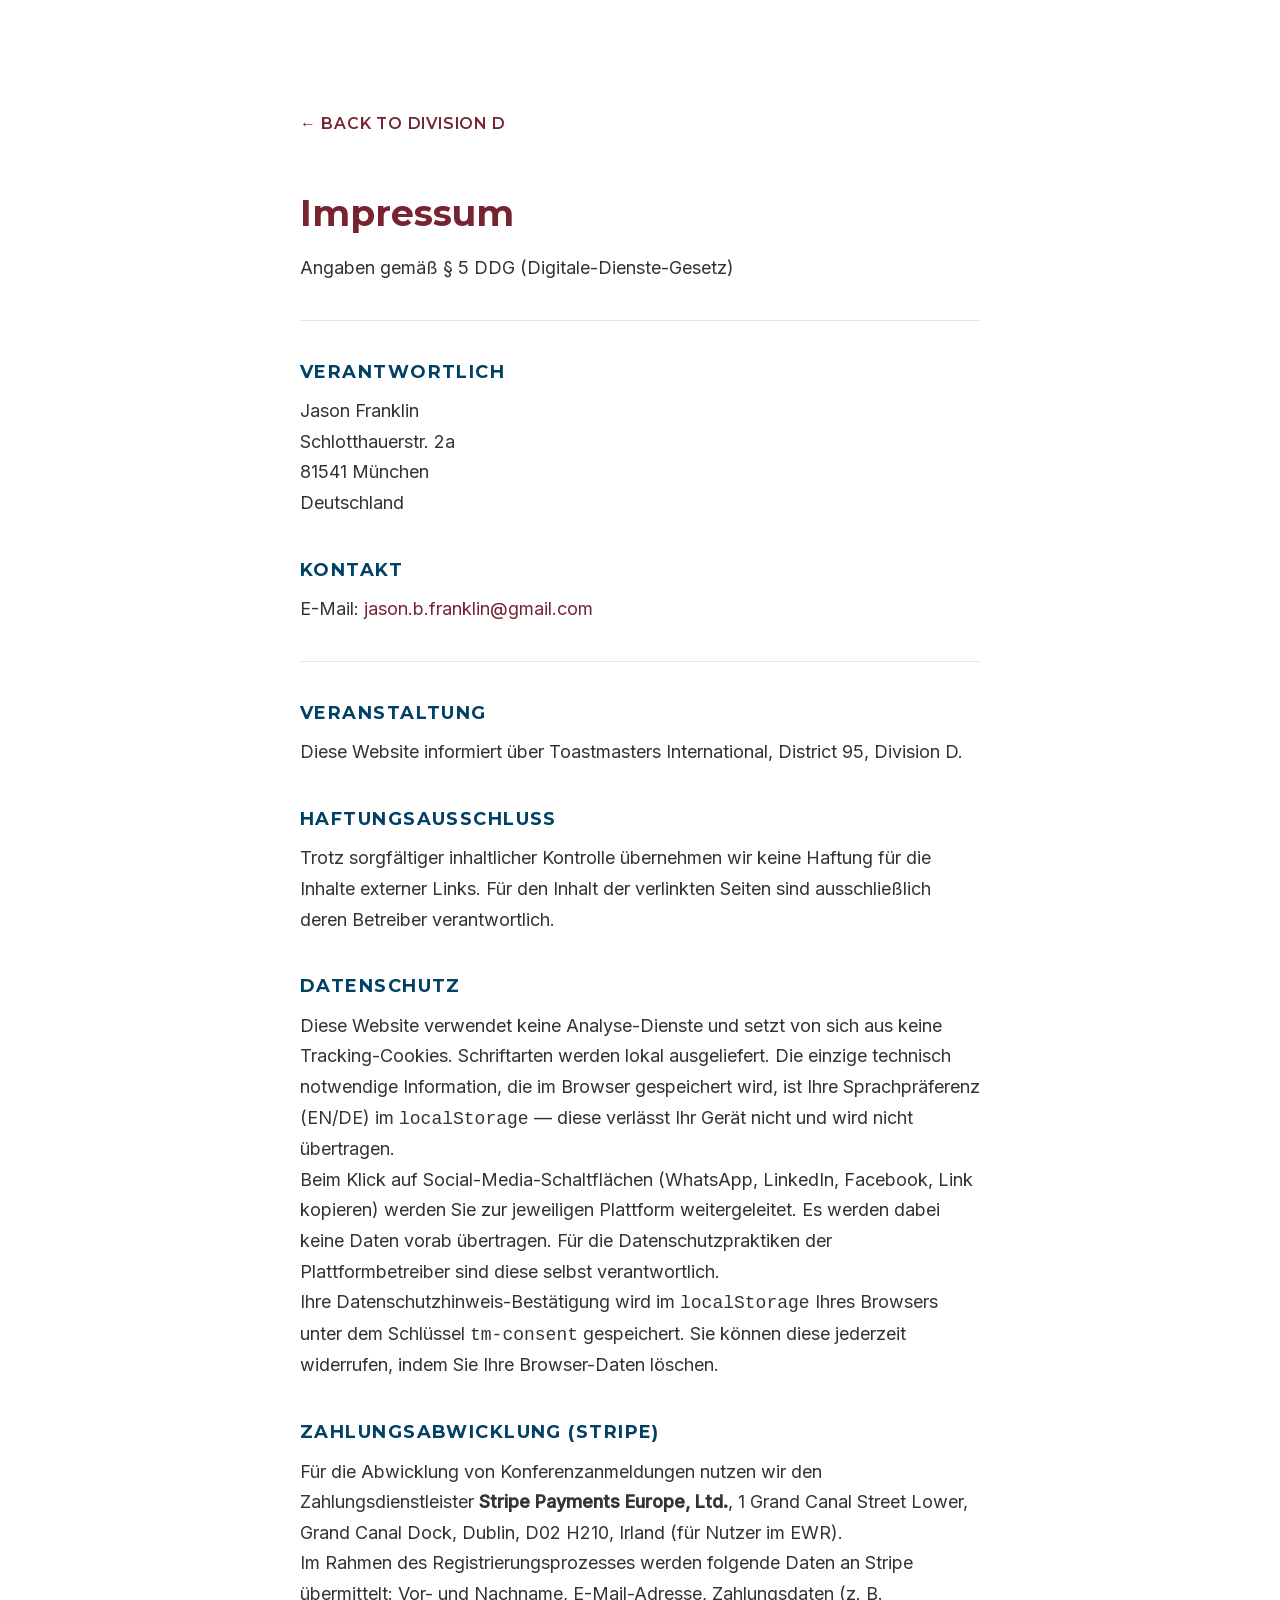
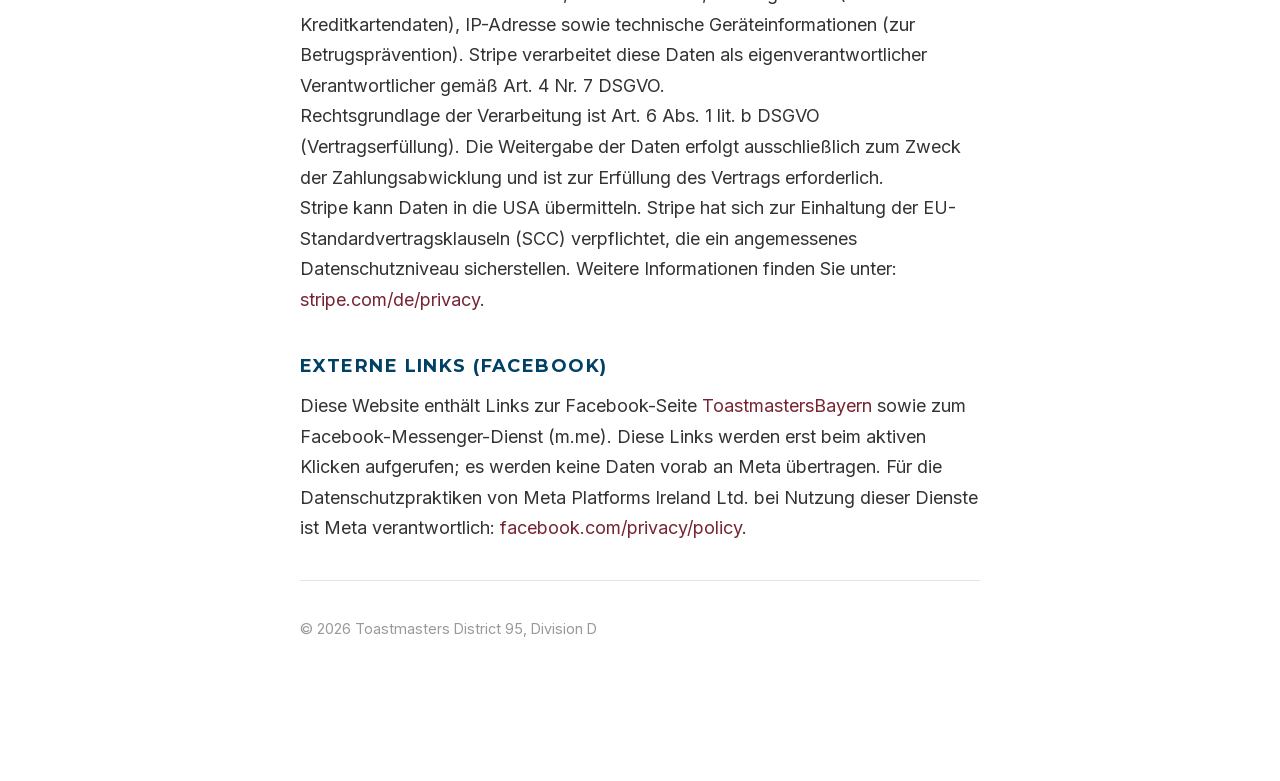
<file: impressum.html>
<!DOCTYPE html>
<html lang="de">
<head>
  <meta charset="UTF-8" />
  <meta name="viewport" content="width=device-width, initial-scale=1.0" />
  <title>Impressum — District 95 Division D</title>
  <meta name="robots" content="noindex" />
  <link rel="canonical" href="https://toastmasters-bayern.com/impressum.html" />
  <link rel="icon" href="/images/favicon.ico" sizes="48x48" />
  <link rel="icon" href="/images/favicon-48x48.png" type="image/png" sizes="48x48" />
  <link rel="icon" href="/images/favicon-192x192.png" type="image/png" sizes="192x192" />
  <link rel="apple-touch-icon" href="/images/apple-touch-icon.png" />
  <!-- Fonts: self-hosted for GDPR compliance -->
  <link rel="stylesheet" href="css/style.css" />
  <style>
    .impressum-page {
      min-height: 100vh;
      background: var(--white);
      padding: 6rem 1.5rem 4rem;
    }
    .impressum-inner {
      max-width: 680px;
      margin: 0 auto;
    }
    .impressum-inner h1 {
      font-family: var(--font-head);
      font-size: 2rem;
      font-weight: 700;
      color: var(--maroon);
      margin-bottom: 0.5rem;
    }
    .impressum-inner h2 {
      font-family: var(--font-head);
      font-size: 1rem;
      font-weight: 700;
      color: var(--navy);
      margin: 2rem 0 0.5rem;
      text-transform: uppercase;
      letter-spacing: 0.08em;
    }
    .impressum-inner p, .impressum-inner address {
      font-style: normal;
      color: #333;
      line-height: 1.7;
    }
    .impressum-inner a {
      color: var(--maroon);
    }
    .back-link {
      display: inline-flex;
      align-items: center;
      gap: 0.4rem;
      font-family: var(--font-head);
      font-weight: 600;
      font-size: 0.875rem;
      color: var(--navy);
      text-decoration: none;
      margin-bottom: 2.5rem;
      letter-spacing: 0.05em;
      text-transform: uppercase;
    }
    .back-link:hover { color: var(--maroon); }
    .divider {
      border: none;
      border-top: 1px solid #e5e5e5;
      margin: 2rem 0;
    }
  </style>
</head>
<body>

  <div class="impressum-page">
    <div class="impressum-inner">

      <a href="/" class="back-link">← Back to Division D</a>

      <h1>Impressum</h1>
      <p>Angaben gemäß § 5 DDG (Digitale-Dienste-Gesetz)</p>

      <hr class="divider" />

      <h2>Verantwortlich</h2>
      <address>
        Jason Franklin<br />
        Schlotthauerstr. 2a<br />
        81541 München<br />
        Deutschland
      </address>

      <h2>Kontakt</h2>
      <p>
        E-Mail: <a href="mailto:jason.b.franklin@gmail.com">jason.b.franklin@gmail.com</a>
      </p>

      <hr class="divider" />

      <h2>Veranstaltung</h2>
      <p>
        Diese Website informiert über Toastmasters International, District 95, Division D.
      </p>

      <h2>Haftungsausschluss</h2>
      <p>
        Trotz sorgfältiger inhaltlicher Kontrolle übernehmen wir keine Haftung für
        die Inhalte externer Links. Für den Inhalt der verlinkten Seiten sind
        ausschließlich deren Betreiber verantwortlich.
      </p>

      <h2>Datenschutz</h2>
      <p>
        Diese Website verwendet keine Analyse-Dienste und setzt von sich aus keine
        Tracking-Cookies. Schriftarten werden lokal ausgeliefert. Die einzige
        technisch notwendige Information, die im Browser gespeichert wird, ist Ihre
        Sprachpräferenz (EN/DE) im <code>localStorage</code> — diese verlässt Ihr
        Gerät nicht und wird nicht übertragen.
      </p>
      <p>
        Beim Klick auf Social-Media-Schaltflächen (WhatsApp, LinkedIn, Facebook,
        Link kopieren) werden Sie zur jeweiligen Plattform weitergeleitet. Es werden
        dabei keine Daten vorab übertragen. Für die Datenschutzpraktiken der
        Plattformbetreiber sind diese selbst verantwortlich.
      </p>
      <p>
        Ihre Datenschutzhinweis-Bestätigung wird im <code>localStorage</code> Ihres
        Browsers unter dem Schlüssel <code>tm-consent</code> gespeichert. Sie können
        diese jederzeit widerrufen, indem Sie Ihre Browser-Daten löschen.
      </p>

      <h2>Zahlungsabwicklung (Stripe)</h2>
      <p>
        Für die Abwicklung von Konferenzanmeldungen nutzen wir den Zahlungsdienstleister
        <strong>Stripe Payments Europe, Ltd.</strong>, 1 Grand Canal Street Lower,
        Grand Canal Dock, Dublin, D02 H210, Irland (für Nutzer im EWR).
      </p>
      <p>
        Im Rahmen des Registrierungsprozesses werden folgende Daten an Stripe
        übermittelt: Vor- und Nachname, E-Mail-Adresse, Zahlungsdaten (z. B.
        Kreditkartendaten), IP-Adresse sowie technische Geräteinformationen (zur
        Betrugsprävention). Stripe verarbeitet diese Daten als eigenverantwortlicher
        Verantwortlicher gemäß Art. 4 Nr. 7 DSGVO.
      </p>
      <p>
        Rechtsgrundlage der Verarbeitung ist Art. 6 Abs. 1 lit. b DSGVO
        (Vertragserfüllung). Die Weitergabe der Daten erfolgt ausschließlich zum
        Zweck der Zahlungsabwicklung und ist zur Erfüllung des Vertrags erforderlich.
      </p>
      <p>
        Stripe kann Daten in die USA übermitteln. Stripe hat sich zur Einhaltung der
        EU-Standardvertragsklauseln (SCC) verpflichtet, die ein angemessenes
        Datenschutzniveau sicherstellen. Weitere Informationen finden Sie unter:
        <a href="https://stripe.com/de/privacy" target="_blank" rel="noopener">stripe.com/de/privacy</a>.
      </p>

      <h2>Externe Links (Facebook)</h2>
      <p>
        Diese Website enthält Links zur Facebook-Seite
        <a href="https://www.facebook.com/ToastmastersBayern" target="_blank" rel="noopener">ToastmastersBayern</a>
        sowie zum Facebook-Messenger-Dienst (m.me). Diese Links werden erst beim
        aktiven Klicken aufgerufen; es werden keine Daten vorab an Meta übertragen.
        Für die Datenschutzpraktiken von Meta Platforms Ireland Ltd. bei Nutzung
        dieser Dienste ist Meta verantwortlich:
        <a href="https://www.facebook.com/privacy/policy/" target="_blank" rel="noopener">facebook.com/privacy/policy</a>.
      </p>

      <hr class="divider" />

      <p style="font-size:0.8rem; color:#999;">© 2026 Toastmasters District 95, Division D</p>

    </div>
  </div>

</body>
</html>
</file>
<file: css/style.css>
/* ═══════════════════════════════════════════════════════
   SELF-HOSTED FONTS (GDPR compliant — no Google CDN)
═══════════════════════════════════════════════════════ */

@font-face {
  font-family: 'Inter';
  font-style: normal;
  font-weight: 400 500;
  font-display: swap;
  src: url('../fonts/inter-latin-ext-400-500.woff2') format('woff2');
  unicode-range: U+0100-02BA, U+02BD-02C5, U+02C7-02CC, U+02CE-02D7, U+02DD-02FF,
                 U+0304, U+0308, U+0329, U+1D00-1DBF, U+1E00-1E9F, U+1EF2-1EFF,
                 U+2020, U+20A0-20AB, U+20AD-20C0, U+2113, U+2C60-2C7F, U+A720-A7FF;
}
@font-face {
  font-family: 'Inter';
  font-style: normal;
  font-weight: 400 500;
  font-display: swap;
  src: url('../fonts/inter-latin-400-500.woff2') format('woff2');
  unicode-range: U+0000-00FF, U+0131, U+0152-0153, U+02BB-02BC, U+02C6, U+02DA,
                 U+02DC, U+0304, U+0308, U+0329, U+2000-206F, U+20AC, U+2122,
                 U+2191, U+2193, U+2212, U+2215, U+FEFF, U+FFFD;
}

@font-face {
  font-family: 'Montserrat';
  font-style: normal;
  font-weight: 400 800;
  font-display: swap;
  src: url('../fonts/montserrat-latin-ext.woff2') format('woff2');
  unicode-range: U+0100-02BA, U+02BD-02C5, U+02C7-02CC, U+02CE-02D7, U+02DD-02FF,
                 U+0304, U+0308, U+0329, U+1D00-1DBF, U+1E00-1E9F, U+1EF2-1EFF,
                 U+2020, U+20A0-20AB, U+20AD-20C0, U+2113, U+2C60-2C7F, U+A720-A7FF;
}
@font-face {
  font-family: 'Montserrat';
  font-style: normal;
  font-weight: 400 800;
  font-display: swap;
  src: url('../fonts/montserrat-latin.woff2') format('woff2');
  unicode-range: U+0000-00FF, U+0131, U+0152-0153, U+02BB-02BC, U+02C6, U+02DA,
                 U+02DC, U+0304, U+0308, U+0329, U+2000-206F, U+20AC, U+2122,
                 U+2191, U+2193, U+2212, U+2215, U+FEFF, U+FFFD;
}

/* ═══════════════════════════════════════════════════════
   DIVISION D CONFERENCE 2026
   Toastmasters-compliant brand colours
═══════════════════════════════════════════════════════ */

/* ── Custom Properties ─────────────────────────────── */
:root {
  --maroon:     #772432;
  --maroon-dk:  #5a1a24;
  --navy:       #004165;
  --navy-dk:    #002d46;
  --gray:       #A9B2B1;
  --gray-lt:    #f4f5f5;
  --yellow:     #F2DF74;
  --yellow-dk:  #d4c045;
  --white:      #ffffff;
  --text:       #1a1a1a;
  --text-muted: #5a5a5a;

  --font-head:  'Montserrat', sans-serif;
  --font-body:  'Inter', sans-serif;

  --nav-h:      64px;
  --radius:     8px;
  --radius-lg:  16px;
  --transition: 220ms ease;

  --container:  1100px;
  --container-narrow: 720px;
}

/* ── Reset ─────────────────────────────────────────── */
*, *::before, *::after { box-sizing: border-box; margin: 0; padding: 0; }
[hidden] { display: none !important; }

html { scroll-behavior: smooth; -webkit-text-size-adjust: 100%; }
@media (min-width: 641px) { html { font-size: 112.5%; } }

body {
  font-family: var(--font-body);
  font-size: 1rem;
  line-height: 1.7;
  color: var(--text);
  background: var(--white);
  overflow-x: hidden;
}

img, svg { display: block; max-width: 100%; }
a { color: inherit; text-decoration: none; }
button { cursor: pointer; border: none; background: none; font: inherit; }
ul { list-style: none; }

/* ── Typography helpers ────────────────────────────── */
.section__label {
  display: inline-block;
  font-family: var(--font-head);
  font-size: .7rem;
  font-weight: 700;
  letter-spacing: .12em;
  text-transform: uppercase;
  color: var(--maroon);
  margin-bottom: .75rem;
}
.section__label--light { color: var(--yellow); }

.section__title {
  font-family: var(--font-head);
  font-size: clamp(1.6rem, 4vw, 2.4rem);
  font-weight: 800;
  line-height: 1.15;
  color: var(--navy);
  margin-bottom: 1.25rem;
}
.section__title--light { color: var(--white); }

/* ── Utility: Container ────────────────────────────── */
.container {
  width: 100%;
  max-width: var(--container);
  margin-inline: auto;
  padding-inline: clamp(1rem, 5vw, 2rem);
}
.container--narrow {
  max-width: var(--container-narrow);
  margin-inline: auto;
}

/* ── Utility: Buttons ──────────────────────────────── */
.btn {
  display: inline-flex;
  align-items: center;
  justify-content: center;
  gap: .5rem;
  font-family: var(--font-head);
  font-weight: 700;
  border-radius: 50px;
  transition: background var(--transition), transform var(--transition), box-shadow var(--transition);
  white-space: nowrap;
  min-height: 44px;
  padding: .6rem 1.5rem;
  cursor: pointer;
  text-decoration: none;
  border: 2px solid transparent;
}
.btn:focus-visible { outline: 3px solid var(--yellow); outline-offset: 3px; }
.btn:active { transform: scale(.97); }

.btn--yellow {
  background: var(--yellow);
  color: var(--navy-dk);
  border-color: var(--yellow);
}
.btn--yellow:hover { background: var(--yellow-dk); border-color: var(--yellow-dk); }
.btn:disabled,
.btn[aria-disabled="true"] {
  opacity: 0.45;
  cursor: not-allowed;
  pointer-events: none;
}

.btn--outline {
  background: transparent;
  color: var(--navy);
  border-color: var(--navy);
}
.btn--outline:hover { background: var(--navy); color: var(--white); }

.btn--sm  { font-size: .8rem; padding: .45rem 1.1rem; min-height: 36px; }
.btn--lg  { font-size: 1rem; padding: .8rem 2rem; min-height: 52px; }

/* ── Utility: Icons ────────────────────────────────── */
.icon    { width: 1.1em; height: 1.1em; flex-shrink: 0; }
.icon-sm { width: .9em; height: .9em; flex-shrink: 0; }

/* ── Utility: Link arrow ───────────────────────────── */
.link-arrow {
  display: inline-flex;
  align-items: center;
  gap: .35rem;
  font-family: var(--font-head);
  font-size: .875rem;
  font-weight: 600;
  color: var(--maroon);
  transition: gap var(--transition);
  margin-top: 1rem;
}
.link-arrow:hover { gap: .6rem; }

/* ══════════════════════════════════════════════════════
   NAVIGATION
══════════════════════════════════════════════════════ */
.nav {
  position: fixed;
  top: 0; left: 0; right: 0;
  z-index: 100;
  height: var(--nav-h);
  background: transparent;
  transition: background var(--transition), box-shadow var(--transition);
}
.nav.scrolled {
  background: rgba(0,25,40,.96);
  backdrop-filter: blur(8px);
  box-shadow: 0 2px 20px rgba(0,0,0,.25);
}

.nav__inner {
  display: flex;
  align-items: center;
  justify-content: space-between;
  height: var(--nav-h);
  padding-inline: clamp(1rem, 5vw, 2rem);
  max-width: 1300px;
  margin-inline: auto;
}

/* Brand */
.nav__brand {
  display: flex;
  align-items: center;
  gap: .6rem;
  text-decoration: none;
}
.nav__logo {
  height: 36px;
  width: 36px;
  flex-shrink: 0;
  object-fit: contain;
}
.nav__brand-text {
  font-family: var(--font-head);
  font-size: .8rem;
  font-weight: 700;
  color: var(--white);
  letter-spacing: .03em;
  opacity: .9;
  display: none;
}
@media (min-width: 640px) {
  .nav__brand-text { display: inline; }
}

/* Right cluster */
.nav__agenda-link {
  font-size: .8rem;
  font-weight: 600;
  color: rgba(255,255,255,.8);
  text-decoration: none;
  letter-spacing: .04em;
  padding: .3rem .6rem;
  border-radius: 5px;
  transition: color .15s, background .15s;
}
.nav__agenda-link:hover {
  color: #fff;
  background: rgba(255,255,255,.1);
}
@media (max-width: 600px) { .nav__agenda-link { display: none; } }

.nav__right {
  display: flex;
  align-items: center;
  gap: .75rem;
}

/* Language toggle */
.lang-toggle {
  display: flex;
  align-items: center;
  gap: .3rem;
  font-family: var(--font-head);
  font-size: .75rem;
  font-weight: 700;
  letter-spacing: .06em;
  color: rgba(255,255,255,.7);
  padding: .3rem .5rem;
  border-radius: 4px;
  transition: color var(--transition);
}
.lang-toggle:hover { color: var(--white); }
.lang-toggle__en,
.lang-toggle__de {
  display: inline-flex;
  align-items: center;
  gap: .2rem;
}
.lang-toggle__sep { opacity: .4; }
.lang-toggle--footer { color: var(--gray); }
.lang-toggle--footer:hover { color: var(--white); }

/* Active language highlight */
body.lang-en .lang-toggle__en,
body.lang-de .lang-toggle__de { color: var(--yellow); }

/* Language-gated elements */
body.lang-en .lang-only-de,
body.lang-de .lang-only-en { display: none !important; }

/* Burger */
.nav__burger {
  display: flex;
  flex-direction: column;
  gap: 5px;
  padding: .5rem;
  margin-right: -.5rem;
}
.nav__burger span {
  display: block;
  width: 22px;
  height: 2px;
  background: var(--white);
  border-radius: 2px;
  transition: transform var(--transition), opacity var(--transition);
}
.nav__burger.open span:nth-child(1) { transform: translateY(7px) rotate(45deg); }
.nav__burger.open span:nth-child(2) { opacity: 0; }
.nav__burger.open span:nth-child(3) { transform: translateY(-7px) rotate(-45deg); }

/* Mobile nav drawer */
.nav__mobile {
  display: flex;
  flex-direction: column;
  background: var(--navy-dk);
  overflow: hidden;
  max-height: 0;
  transition: max-height .35s ease, padding .35s ease;
}
.nav__mobile.open {
  max-height: 400px;
  padding-block: .5rem;
}
.nav__mobile-link {
  display: block;
  padding: .85rem clamp(1rem, 5vw, 2rem);
  font-family: var(--font-head);
  font-size: .875rem;
  font-weight: 600;
  color: rgba(255,255,255,.85);
  border-bottom: 1px solid rgba(255,255,255,.07);
  transition: color var(--transition), background var(--transition);
}
.nav__mobile-link:last-child { border-bottom: none; }
.nav__mobile-link:hover { color: var(--yellow); background: rgba(255,255,255,.04); }

/* Hide burger on desktop */
@media (min-width: 640px) {
  .nav__burger { display: none; }
  .nav__mobile { display: none !important; }
}

/* ══════════════════════════════════════════════════════
   HERO
══════════════════════════════════════════════════════ */
.hero {
  position: relative;
  min-height: 100svh;
  display: flex;
  align-items: center;
  justify-content: center;
  padding: calc(var(--nav-h) + 3rem) clamp(1.25rem, 5vw, 2rem) 4rem;
  background: linear-gradient(135deg, var(--maroon) 0%, var(--navy-dk) 100%);
  overflow: hidden;
  text-align: center;
}

/* Decorative quotation mark */
.hero__deco {
  position: absolute;
  top: -2rem;
  left: -1rem;
  font-size: clamp(18rem, 40vw, 28rem);
  font-family: Georgia, serif;
  line-height: 1;
  color: var(--yellow);
  opacity: .06;
  pointer-events: none;
  user-select: none;
}

.hero__content {
  position: relative;
  z-index: 1;
  max-width: 760px;
}

.hero__eyebrow {
  font-family: var(--font-head);
  font-size: clamp(.65rem, 1.8vw, .8rem);
  font-weight: 700;
  letter-spacing: .14em;
  text-transform: uppercase;
  color: var(--yellow);
  margin-bottom: 1rem;
  opacity: .9;
}

.hero__title {
  font-family: var(--font-head);
  font-size: clamp(2.4rem, 8vw, 5rem);
  font-weight: 800;
  line-height: 1.05;
  color: var(--white);
  margin-bottom: 1rem;
  letter-spacing: -.02em;
}

.hero__tagline {
  font-family: var(--font-head);
  font-size: clamp(1.1rem, 3.5vw, 1.75rem);
  font-weight: 400;
  color: var(--yellow);
  font-style: italic;
  margin-bottom: .5rem;
  opacity: .95;
}

.hero__values {
  font-size: clamp(.7rem, 2vw, .85rem);
  font-weight: 500;
  letter-spacing: .12em;
  text-transform: uppercase;
  color: rgba(255,255,255,.55);
  margin-bottom: 1.75rem;
}

.hero__meta {
  display: flex;
  align-items: center;
  justify-content: center;
  flex-wrap: wrap;
  gap: .5rem .75rem;
  font-family: var(--font-head);
  font-size: .875rem;
  font-weight: 600;
  color: rgba(255,255,255,.8);
  margin-bottom: 2.5rem;
}
.hero__meta-item {
  display: flex;
  align-items: center;
  gap: .4rem;
}
.hero__meta-link {
  color: inherit;
  text-decoration: none;
  border-bottom: 1px solid rgba(255,255,255,.3);
  padding-bottom: 1px;
  transition: border-color .2s, color .2s;
}
.hero__meta-link:hover {
  color: #fff;
  border-color: rgba(255,255,255,.8);
}
.hero__meta-venue {
  opacity: .7;
  font-weight: 400;
}
.hero__meta-sep { opacity: .4; }

.hero__contact {
  margin-top: 1.5rem;
  margin-bottom: .5rem;
}
.hero__contact-link {
  display: inline-flex;
  align-items: center;
  gap: .4rem .5rem;
  color: rgba(255,255,255,.75);
  font-size: clamp(0.8rem, 3vw, 1.4rem);
  text-decoration: none;
  transition: color .2s;
  flex-wrap: wrap;
  justify-content: center;
  word-break: break-all;
}
.hero__contact-link:hover {
  color: var(--yellow);
}
.hero__contact-link .icon {
  width: 22px;
  height: 22px;
  flex-shrink: 0;
}

.hero__cta {
  font-size: clamp(.875rem, 2.5vw, 1rem);
}
.hero__register-note {
  margin-top: 1.5rem;
  font-size: 1rem;
  color: #fff;
  opacity: .9;
  letter-spacing: .02em;
}
.hero__visitor-count {
  margin-top: 0.5rem;
  font-size: 0.875rem;
  color: #fff;
  opacity: .65;
  letter-spacing: .02em;
  min-height: 1.25em;
}
/* Pill variant — used as social-proof badge above the champions grid */
.hero__visitor-count--pill {
  display: inline-flex;
  align-items: center;
  gap: .45rem;
  margin: -1rem auto 1.75rem;
  padding: .4rem .9rem;
  background: rgba(255,255,255,.08);
  border: 1px solid rgba(242,223,116,.35);
  border-radius: 999px;
  font-family: var(--font-head);
  font-size: .8rem;
  font-weight: 600;
  color: var(--yellow);
  opacity: 1;
  letter-spacing: .02em;
  min-height: 0;
  backdrop-filter: blur(4px);
}
.hero__visitor-count--pill:empty { display: none; }
.hero__visitor-count--pill::before {
  content: "👀";
  font-size: 1rem;
  line-height: 1;
}
.hero__agenda-link {
  display: inline-flex;
  align-items: center;
  gap: .45rem;
  margin-top: 1rem;
  color: var(--yellow);
  font-weight: 600;
  font-size: .9rem;
  text-decoration: none;
  letter-spacing: .02em;
  opacity: .9;
  transition: opacity .15s;
}
.hero__agenda-link:hover { opacity: 1; text-decoration: underline; }

/* Walk-in pill in nav (replaces the old Register CTA) */
.nav__walkin-pill {
  display: inline-flex;
  align-items: center;
  gap: .35rem;
  font-size: .8rem;
  font-weight: 600;
  color: #fff;
  letter-spacing: .02em;
  padding: .35rem .7rem;
  border: 1px solid rgba(255,255,255,.35);
  border-radius: 999px;
  background: rgba(255,255,255,.08);
  white-space: nowrap;
}
@media (max-width: 600px) {
  .nav__walkin-pill { font-size: .72rem; padding: .3rem .55rem; }
}

/* Walk-in info card in the hero (replaces the old Register button) */
.hero__walkin {
  display: inline-flex;
  align-items: flex-start;
  gap: .75rem;
  max-width: 520px;
  margin: 1.75rem auto .25rem;
  padding: 1rem 1.25rem;
  background: rgba(255,255,255,.08);
  border: 1px solid rgba(242,223,116,.45);
  border-left: 4px solid var(--yellow);
  border-radius: 10px;
  text-align: left;
  color: #fff;
  backdrop-filter: blur(4px);
}
.hero__walkin-icon {
  font-size: 1.5rem;
  line-height: 1.2;
  flex-shrink: 0;
}
.hero__walkin-text {
  display: flex;
  flex-direction: column;
  gap: .25rem;
  font-size: .88rem;
  line-height: 1.4;
}
.hero__walkin-title {
  font-family: var(--font-head);
  font-weight: 800;
  font-size: 1rem;
  color: var(--yellow);
  letter-spacing: .02em;
}
.hero__walkin-body { color: rgba(255,255,255,.92); }
.hero__walkin-note {
  font-size: .78rem;
  color: rgba(255,255,255,.7);
  font-style: italic;
}


/* ══════════════════════════════════════════════════════
   SECTIONS — shared
══════════════════════════════════════════════════════ */
.section {
  padding-block: clamp(3.5rem, 8vw, 6rem);
}
.section--light   { background: var(--white); }
.section--cream   { background: var(--gray-lt); }
.section--dark    { background: var(--navy); }
.section--maroon  { background: var(--maroon); }
.section--tickets {
  background: linear-gradient(135deg, var(--maroon) 0%, var(--navy) 100%);
  padding-block: clamp(4rem, 10vw, 8rem);
  text-align: center;
}

/* ══════════════════════════════════════════════════════
   ABOUT
══════════════════════════════════════════════════════ */
.about__grid {
  display: grid;
  grid-template-columns: 1fr;
  gap: 2.5rem;
}
@media (min-width: 768px) {
  .about__grid { grid-template-columns: 1fr 1fr; align-items: start; gap: 4rem; }
}

.about__text p {
  color: var(--text-muted);
  margin-bottom: 1rem;
  font-size: .9375rem;
}
.about__text p:last-of-type { margin-bottom: 0; }

/* Fact cards */
.about__facts {
  display: grid;
  grid-template-columns: 1fr 1fr;
  gap: 1rem;
}

.fact-card {
  display: flex;
  align-items: flex-start;
  gap: .875rem;
  background: var(--gray-lt);
  border-radius: var(--radius);
  padding: 1rem 1.1rem;
}
.fact-card__icon {
  width: 36px;
  height: 36px;
  flex-shrink: 0;
  display: flex;
  align-items: center;
  justify-content: center;
  background: var(--white);
  border-radius: var(--radius);
  color: var(--maroon);
}
.fact-card__icon svg { width: 18px; height: 18px; }
.fact-card__label {
  font-family: var(--font-head);
  font-size: .65rem;
  font-weight: 700;
  text-transform: uppercase;
  letter-spacing: .08em;
  color: var(--text-muted);
  margin-bottom: .15rem;
}
.fact-card__value {
  font-family: var(--font-head);
  font-size: .8rem;
  font-weight: 700;
  color: var(--navy);
  line-height: 1.3;
}

/* ══════════════════════════════════════════════════════
   TOASTMASTERS
══════════════════════════════════════════════════════ */
.tm__body {
  color: rgba(255,255,255,.8);
  font-size: .9375rem;
  max-width: 640px;
  margin-bottom: 2rem;
}

.tm__links {
  display: flex;
  flex-wrap: wrap;
  gap: 1rem;
}

.tm__link-card {
  display: inline-flex;
  align-items: center;
  gap: .5rem;
  background: rgba(255,255,255,.08);
  border: 1px solid rgba(255,255,255,.15);
  border-radius: var(--radius);
  padding: .875rem 1.25rem;
  font-family: var(--font-head);
  font-size: .875rem;
  font-weight: 600;
  color: var(--white);
  transition: background var(--transition), border-color var(--transition);
  min-height: 44px;
}
.tm__link-card:hover {
  background: rgba(255,255,255,.14);
  border-color: rgba(255,255,255,.3);
}

/* Toastmasters section on an off-white background — dark-on-light text */
.section--cream .tm__body { color: var(--text-muted); }
.section--cream .tm__link-card {
  background: var(--white);
  border-color: rgba(0,0,0,.12);
  color: var(--navy);
}
.section--cream .tm__link-card:hover {
  background: var(--white);
  border-color: var(--navy);
}

/* ══════════════════════════════════════════════════════
   VENUE
══════════════════════════════════════════════════════ */
.venue__card {
  display: grid;
  grid-template-columns: 1fr;
  gap: 1.5rem;
  background: var(--gray-lt);
  border-radius: var(--radius-lg);
  overflow: hidden;
}
@media (min-width: 640px) {
  .venue__card { grid-template-columns: 1fr 1fr; }
}

.venue__map-placeholder {
  min-height: 260px;
  position: relative;
  display: block;
  overflow: hidden;
  text-decoration: none;
}
.venue__map-placeholder iframe {
  position: absolute;
  inset: 0;
  width: 100%;
  height: 100%;
  border: 0;
}
.venue__map-overlay {
  position: absolute;
  bottom: 0;
  left: 0;
  right: 0;
  padding: 0.5rem 1rem;
  background: rgba(119, 36, 50, 0.85);
  color: #fff;
  font-size: 0.8rem;
  font-weight: 600;
  text-align: center;
  letter-spacing: 0.03em;
}
.venue__map-placeholder:hover .venue__map-overlay {
  background: rgba(119, 36, 50, 1);
}

.venue__info {
  padding: 1.75rem;
  display: flex;
  flex-direction: column;
  justify-content: center;
  gap: .875rem;
}
.venue__location {
  display: flex;
  align-items: center;
  gap: .5rem;
  font-family: var(--font-head);
  font-weight: 700;
  font-size: 1.05rem;
  color: var(--navy);
}
.venue__address {
  font-size: .9rem;
  color: var(--text-muted);
}
.venue__transport {
  font-size: .85rem;
  color: var(--text-muted);
  font-style: italic;
}
.venue__directions { align-self: flex-start; }
.venue__cal { align-self: flex-start; }

/* ══════════════════════════════════════════════════════
   TICKETS
══════════════════════════════════════════════════════ */
.tickets__inner {
  display: flex;
  flex-direction: column;
  align-items: center;
  gap: 1.25rem;
}
.tickets__headline {
  font-family: var(--font-head);
  font-size: clamp(2rem, 6vw, 3.5rem);
  font-weight: 800;
  color: var(--white);
  line-height: 1.1;
  letter-spacing: -0.02em;
  margin: 0;
}
.tickets__body {
  color: rgba(255,255,255,.8);
  font-size: clamp(1rem, 2.5vw, 1.125rem);
  max-width: 36ch;
  margin: 0;
}
.tickets__cta {
  margin-top: 0.5rem;
  font-size: 1.0625rem;
  padding: 0.9rem 2.5rem;
}
.tickets__cta:disabled,
.tickets__cta[aria-disabled="true"] {
  opacity: 0.45;
  cursor: not-allowed;
  pointer-events: none;
}

.tickets__widget {
  width: 100%;
  margin-top: 1.5rem;
}

/* While pretix shop is in test/private mode the widget renders nothing —
   show the coming-soon message as fallback */
.tickets__coming-soon {
  margin-top: 1.5rem;
  color: rgba(255, 255, 255, 0.75);
  font-size: 0.95rem;
  font-style: italic;
}

/* Hide coming-soon text once the widget has loaded content */
pretix-widget + * + .tickets__coming-soon {
  display: none;
}

/* ══════════════════════════════════════════════════════
   SHARE — desktop section
══════════════════════════════════════════════════════ */
/* ── Cookie consent banner ─────────────────────────── */
.cookie-banner {
  position: fixed;
  bottom: 0;
  left: 0;
  right: 0;
  z-index: 9999;
  background: var(--navy-dk);
  color: var(--white);
  display: flex;
  flex-wrap: wrap;
  align-items: center;
  gap: .75rem 2rem;
  padding: 1rem 1.5rem;
  box-shadow: 0 -4px 24px rgba(0,0,0,.35);
}
.cookie-banner__text {
  flex: 1 1 260px;
  font-size: .875rem;
  opacity: .9;
  margin: 0;
  line-height: 1.5;
}
.cookie-banner__actions {
  display: flex;
  align-items: center;
  gap: .75rem;
  flex-shrink: 0;
}
.cookie-banner__link {
  font-size: .8rem;
  color: rgba(255,255,255,.6);
  text-decoration: underline;
}
.cookie-banner__link:hover { color: #fff; }

/* ── Workshop section ─────────────────────────────── */
#workshops {
  background: #f0f0f4;
}
.workshops__intro {
  color: var(--text-muted);
  font-size: 1.05rem;
  line-height: 1.6;
  max-width: 640px;
  margin-bottom: 2.5rem;
}
.workshops__intro--light { color: rgba(255,255,255,.8); }
.workshop-grid {
  display: grid;
  grid-template-columns: repeat(3, 1fr);
  gap: 1.75rem;
  max-width: 1100px;
  margin: 0 auto 2.5rem;
}
@media (max-width: 1024px) {
  .workshop-grid { grid-template-columns: repeat(2, 1fr); }
}
@media (max-width: 640px) {
  .workshop-grid { grid-template-columns: 1fr; gap: 1.5rem; }
  .workshop-card__photo-wrap { width: 180px; height: 180px; }
}
.workshop-grid--centered {
  justify-content: center;
  grid-template-columns: repeat(2, 1fr);
  max-width: 700px;
  margin-inline: auto;
}
@media (max-width: 640px) {
  .workshop-grid--centered { grid-template-columns: 1fr; max-width: none; }
}

.workshop-grid--five {
  grid-template-columns: repeat(6, 1fr);
}
.workshop-grid--five > .workshop-card { grid-column: span 2; }
.workshop-grid--five > .workshop-card:nth-child(4) { grid-column: 2 / span 2; }
.workshop-grid--five > .workshop-card:nth-child(5) { grid-column: 4 / span 2; }
@media (max-width: 1024px) {
  .workshop-grid--five { grid-template-columns: repeat(2, 1fr); }
  .workshop-grid--five > .workshop-card,
  .workshop-grid--five > .workshop-card:nth-child(4),
  .workshop-grid--five > .workshop-card:nth-child(5) { grid-column: auto; }
}

/* Four facilitators: a 3-up row with the 4th card centred under the
   middle column (Edgar) on full desktop. Inherits the responsive
   2-col / 1-col fallbacks from .workshop-grid below 1024px. */
@media (min-width: 1025px) {
  .workshop-grid--four > .workshop-card:nth-child(4) { grid-column: 2; }
}
@media (max-width: 640px) {
  .workshop-grid--five { grid-template-columns: 1fr; }
}

.workshop-card {
  background: #fff;
  border-radius: 1rem;
  border: 1px solid rgba(0,0,0,.08);
  box-shadow: 0 4px 16px rgba(0,0,0,.10);
  overflow: hidden;
  display: flex;
  flex-direction: column;
  transition: transform .2s, box-shadow .2s;
}
.workshop-card:hover {
  transform: translateY(-4px);
  box-shadow: 0 8px 28px rgba(0,0,0,.16);
}
.workshop-card__photo-wrap {
  width: 200px;
  height: 200px;
  border-radius: 50%;
  overflow: hidden;
  margin: 1.5rem auto .4rem;
  flex-shrink: 0;
  background: var(--gray);
}
.workshop-card__photo {
  width: 100%;
  height: 100%;
  object-fit: cover;
  object-position: top;
  display: block;
}
.workshop-card__photo--darya {
  object-position: 40% 20% !important;
}
.workshop-card__photo--empty {
  display: flex;
  align-items: center;
  justify-content: center;
  height: 100%;
  font-size: 3rem;
  font-weight: 700;
  color: rgba(0,0,0,.15);
  background: linear-gradient(135deg, #e8e8e8 0%, #d0d0d0 100%);
}
.workshop-card__body {
  padding: 0 1.25rem 1.5rem;
  flex: 1;
  display: flex;
  flex-direction: column;
  text-align: center;
}
.workshop-card__lang-row {
  display: flex;
  align-items: center;
  justify-content: center;
  gap: .4rem;
  margin: 0 auto .4rem;
}
.workshop-card__lang {
  display: block;
  font-size: .65rem;
  font-weight: 700;
  letter-spacing: .08em;
  text-transform: uppercase;
  color: #fff;
  background: var(--navy);
  border-radius: 4px;
  padding: .15rem .45rem;
  margin: 0 auto .4rem;
  width: fit-content;
}
.workshop-card__lang-row .workshop-card__lang {
  margin: 0;
}
.workshop-card__lang-flag {
  font-size: 1.4rem;
  line-height: 1;
}
.lang-flag-img {
  width: 16px;
  height: 12px;
  vertical-align: middle;
  margin-left: 2px;
}
.lang-flag-img--card {
  width: 20px;
  height: 15px;
  vertical-align: middle;
}
.workshop-card__lang--bootcamp {
  background: var(--maroon);
  font-size: .65rem;
  letter-spacing: .06em;
}
.workshop-card__ages-row {
  display: flex;
  align-items: center;
  justify-content: center;
  gap: .35rem;
  flex-wrap: wrap;
  margin: 0 auto .5rem;
}
.workshop-card__age-pill {
  display: inline-block;
  font-size: .62rem;
  font-weight: 700;
  letter-spacing: .03em;
  text-transform: uppercase;
  color: var(--maroon);
  background: rgba(128, 0, 32, .08);
  border: 1px solid var(--maroon);
  border-radius: 999px;
  padding: .12rem .45rem;
  white-space: nowrap;
}
.workshop-card__bootcamp-pill {
  display: block;
  width: fit-content;
  margin: 0 auto .6rem;
  font-size: .62rem;
  font-weight: 700;
  letter-spacing: .06em;
  text-transform: uppercase;
  color: #fff;
  background: var(--maroon);
  border-radius: 999px;
  padding: .18rem .6rem;
  white-space: nowrap;
}
.workshop-card__name {
  font-family: var(--font-head);
  font-size: .95rem;
  font-weight: 700;
  margin-bottom: .2rem;
  color: var(--maroon);
  white-space: nowrap;
}
.workshop-card__title {
  font-family: var(--font-head);
  font-size: 1.2rem;
  font-weight: 700;
  margin-bottom: .5rem;
  color: var(--navy);
  line-height: 1.25;
}
.workshop-card__desc {
  font-size: .85rem;
  color: var(--text-muted);
  line-height: 1.5;
  margin-bottom: .75rem;
}
.workshop-card__bio-toggle {
  margin-top: .25rem;
}
.workshop-card__bio-toggle summary {
  font-size: .8rem;
  font-weight: 600;
  color: var(--maroon);
  cursor: pointer;
  list-style: none;
  display: inline-flex;
  align-items: center;
  gap: .35rem;
  margin: 0 auto;
}
.workshop-card__bio-toggle summary::-webkit-details-marker { display: none; }
.workshop-card__bio-toggle summary::before {
  content: '▸';
  transition: transform .2s;
}
.workshop-card__bio-toggle[open] summary::before {
  transform: rotate(90deg);
}
.workshop-card__bio {
  font-size: .8rem;
  color: var(--text-muted);
  line-height: 1.5;
  margin-top: .5rem;
}
.workshop-card--placeholder {
  opacity: .55;
  pointer-events: none;
}
.workshops__cta-wrap {
  text-align: center;
}

/* ── Contribute section ────────────────────────────── */
.contribute__body {
  color: var(--text-muted);
  font-size: .9375rem;
  max-width: 600px;
  margin-bottom: 2.5rem;
}
/* ── Volunteer bookmark cards ──────────────────────── */
.vol-grid {
  display: grid;
  grid-template-columns: repeat(auto-fill, minmax(170px, 1fr));
  gap: 1.25rem;
}
@media (max-width: 500px) {
  .vol-grid { grid-template-columns: 1fr; }
}

.vol-card {
  display: flex;
  flex-direction: column;
  text-decoration: none;
  color: #fff;
  background: var(--vol-bg);
  border-radius: 14px;
  overflow: hidden;
  transition: transform .2s ease, filter .2s ease;
}
.vol-card:hover {
  transform: translateY(-5px);
  filter: drop-shadow(0 14px 28px rgba(0,0,0,.5));
}

.vol-card__hole {
  width: 20px;
  height: 20px;
  background: radial-gradient(circle at 40% 38%, rgba(20,20,20,.15) 0%, rgba(0,0,0,.55) 65%);
  border-radius: 50%;
  margin: 12px auto 6px;
  box-shadow: inset 0 2px 3px rgba(0,0,0,.6), 0 1px 0 rgba(255,255,255,.06);
  flex-shrink: 0;
}

.vol-card__icon-box {
  width: 62px;
  height: 62px;
  background: rgba(255,255,255,.1);
  border: 1.5px solid rgba(255,255,255,.15);
  border-radius: 14px;
  display: flex;
  align-items: center;
  justify-content: center;
  font-size: 1.75rem;
  margin: 0 auto 1rem;
  flex-shrink: 0;
}

.vol-card__conf {
  font-size: .56rem;
  font-weight: 700;
  letter-spacing: .05em;
  text-transform: uppercase;
  color: rgba(255,255,255,.42);
  text-align: center;
  margin: 0 1rem .85rem;
  line-height: 1.45;
}

.vol-card__headline {
  font-family: var(--font-head);
  font-weight: 900;
  font-size: 1.55rem;
  line-height: 1.0;
  text-transform: uppercase;
  color: #fff;
  text-align: center;
  margin: 0 1rem .85rem;
}
.vol-card__headline em {
  color: var(--vol-accent);
  font-style: normal;
  display: block;
}

.vol-card__divider {
  border: none;
  border-top: 1px solid rgba(255,255,255,.15);
  margin: 0 1rem .85rem;
  flex-shrink: 0;
}

.vol-card__roles {
  display: flex;
  flex-direction: column;
  gap: .3rem;
  margin: 0 1rem;
  flex: 1;
}
.vol-card__role {
  font-size: .59rem;
  font-weight: 700;
  letter-spacing: .06em;
  text-transform: uppercase;
  padding: .3rem .5rem;
  border: 1px solid rgba(255,255,255,.22);
  border-radius: 4px;
  color: rgba(255,255,255,.75);
  text-align: center;
}

.vol-card__footer {
  padding: .9rem 1rem 1rem;
  margin-top: .85rem;
  border-top: 1px solid rgba(255,255,255,.1);
  flex-shrink: 0;
}
.vol-card__team-name {
  font-size: .78rem;
  font-weight: 700;
  color: #fff;
  margin-bottom: .12rem;
}
.vol-card__team-sub {
  font-size: .6rem;
  color: rgba(255,255,255,.42);
  margin-bottom: .5rem;
}
.vol-card__join-label {
  font-size: .54rem;
  font-weight: 700;
  letter-spacing: .08em;
  text-transform: uppercase;
  color: rgba(255,255,255,.32);
  margin-bottom: .45rem;
}
.vol-card__btn {
  display: flex;
  align-items: center;
  justify-content: center;
  gap: .45rem;
  width: 100%;
  background: #25D366;
  color: #fff;
  font-family: var(--font-body);
  font-weight: 700;
  font-size: .82rem;
  padding: .55rem .9rem;
  border-radius: 6px;
  box-sizing: border-box;
}
.vol-card__btn svg { width: 16px; height: 16px; flex-shrink: 0; }

/* card colour themes */
.vol-card--social        { --vol-bg: #011a0e; --vol-accent: #00e87a; }
.vol-card--communication { --vol-bg: #2a0a00; --vol-accent: #ff5c1a; }
.vol-card--operations    { --vol-bg: #150826; --vol-accent: #c940ff; }
.vol-card--facilities    { --vol-bg: #001e24; --vol-accent: #00d4ff; }
.vol-card--finance       { --vol-bg: #181200; --vol-accent: #ffcc00; }

/* ── Facebook section ──────────────────────────────── */
.fb-section__body {
  color: rgba(255,255,255,.75);
  font-size: .9375rem;
  margin-bottom: 2rem;
  max-width: 560px;
}
.fb-section__actions {
  display: flex;
  flex-wrap: wrap;
  gap: 1rem;
}
.fb-section__btn {
  display: inline-flex;
  align-items: center;
  gap: .55rem;
  font-size: .9rem;
  padding: .65rem 1.4rem;
  border-radius: 6px;
  border: none;
  font-weight: 600;
  cursor: pointer;
  text-decoration: none;
  transition: filter .15s ease, transform .1s ease;
}
.fb-section__btn:hover  { filter: brightness(1.1); }
.fb-section__btn:active { transform: scale(.97); }
.fb-section__btn--page {
  background: #1877F2;
  color: #fff;
}
.fb-section__btn--messenger {
  background: #fff;
  color: #1877F2;
}
.fb-section__btn-icon {
  width: 18px;
  height: 18px;
  flex-shrink: 0;
}

.share__body {
  color: var(--text-muted);
  font-size: .9375rem;
  margin-bottom: 2rem;
}

.share__buttons {
  display: flex;
  flex-wrap: wrap;
  gap: .75rem;
}

/* Share buttons */
.share-btn {
  display: inline-flex;
  align-items: center;
  gap: .55rem;
  padding: .7rem 1.3rem;
  border-radius: 50px;
  font-family: var(--font-head);
  font-size: .8rem;
  font-weight: 700;
  color: var(--white);
  min-height: 44px;
  transition: filter var(--transition), transform var(--transition);
}
.share-btn:hover { filter: brightness(1.1); }
.share-btn:active { transform: scale(.96); }
.share-btn svg { width: 18px; height: 18px; flex-shrink: 0; }

.share-btn--whatsapp  { background: #25D366; }
.share-btn--linkedin  { background: #0077B5; }
.share-btn--facebook  { background: #1877F2; }
.share-btn--email     { background: var(--maroon); }
.share-btn--instagram { background: linear-gradient(45deg, #f09433, #e6683c, #dc2743, #cc2366, #bc1888); }

/* ══════════════════════════════════════════════════════
   FOOTER
══════════════════════════════════════════════════════ */
.footer {
  background: var(--navy-dk);
  padding-block: 2rem;
}
.footer__inner {
  display: flex;
  flex-direction: column;
  align-items: center;
  gap: 1rem;
  text-align: center;
}
@media (min-width: 640px) {
  .footer__inner {
    flex-direction: row;
    justify-content: space-between;
    text-align: left;
  }
}
.footer__links {
  display: flex;
  flex-wrap: wrap;
  gap: .5rem 1.25rem;
  justify-content: center;
}
.footer__links a {
  font-family: var(--font-head);
  font-size: .75rem;
  font-weight: 600;
  color: rgba(255,255,255,.6);
  transition: color var(--transition);
}
.footer__links a:hover { color: var(--yellow); }
.footer__logo {
  height: 28px;
  width: auto;
  opacity: .7;
}
.footer__copy {
  font-size: .75rem;
  color: rgba(255,255,255,.4);
}

/* ══════════════════════════════════════════════════════
   FLOATING VOLUNTEER PILL
══════════════════════════════════════════════════════ */
.join-pill {
  position: fixed;
  bottom: 5rem; /* overridden by JS to sit above consent banner */
  right: 1.25rem;
  z-index: 89;
  display: inline-flex;
  align-items: center;
  gap: .4rem;
  padding: .6rem 1.35rem;
  background: var(--yellow);
  color: #1a1200;
  font-weight: 700;
  font-size: .85rem;
  border-radius: 2rem;
  text-decoration: none;
  white-space: nowrap;
  box-shadow: 0 4px 18px rgba(0,0,0,.4);
  animation: pillBounce 3s ease-in-out infinite;
}
.join-pill:hover {
  filter: brightness(1.08);
  box-shadow: 0 6px 24px rgba(0,0,0,.5);
}
@keyframes pillBounce {
  0%, 100% { transform: translateY(0); }
  50%       { transform: translateY(-5px); }
}

/* ══════════════════════════════════════════════════════
   STICKY BOTTOM BAR — Sponsor + Conference
══════════════════════════════════════════════════════ */
.bottom-bar {
  display: flex;
  position: fixed;
  bottom: 0; left: 0; right: 0;
  z-index: 90;
  background: var(--navy-dk);
  border-top: 1px solid rgba(255,255,255,.1);
  padding: .6rem clamp(1rem, 4vw, 2rem);
  justify-content: space-between;
  align-items: center;
  gap: 1rem;
  padding-bottom: max(.6rem, env(safe-area-inset-bottom));
}
.bottom-bar__item {
  display: flex;
  align-items: center;
  gap: .5rem;
  text-decoration: none;
  color: rgba(255,255,255,.7);
  font-size: .8rem;
  transition: color .2s;
}
.bottom-bar__item:hover { color: var(--yellow); }
.bottom-bar__label--sponsor { display: inline-block; }
.bottom-bar__label {
  font-size: .55rem;
  text-transform: uppercase;
  letter-spacing: .08em;
  color: rgba(255,255,255,.6);
}
.bottom-bar__logo {
  height: 50px;
  width: auto;
  border-radius: 4px;
}
.bottom-bar__sponsors {
  display: flex;
  align-items: center;
  gap: 1.2rem;
}
.bottom-bar__sponsor {
  gap: .6rem;
}
.bottom-bar__conference {
  text-align: right;
  flex-direction: column;
  align-items: flex-end;
  gap: .15rem;
}
.bottom-bar__conf-text {
  font-weight: 600;
  font-size: .8rem;
}

/* Carousel controls — hidden on desktop, shown on mobile */
.bottom-bar__label--mobile { display: none; }

/* Mobile: carousel (ticker) */
@media (max-width: 640px) {
  .bottom-bar {
    flex-direction: row;
    justify-content: center;
    align-items: center;
    gap: 0;
    padding: .5rem 1rem;
    padding-bottom: max(.6rem, env(safe-area-inset-bottom));
    min-height: 56px;
    overflow: hidden;
  }
  .bottom-bar__slide {
    position: absolute;
    top: 50%;
    left: 0;
    right: 0;
    transform: translateY(-50%);
    display: flex;
    align-items: center;
    justify-content: center;
    flex-direction: row;
    text-align: center;
    gap: .6rem;
    padding: 0 1rem;
    opacity: 0;
    visibility: hidden;
    transition: opacity 2.5s ease-in-out, visibility 0s linear 2.5s;
    pointer-events: none;
  }
  .bottom-bar__slide.is-active {
    opacity: 1;
    visibility: visible;
    pointer-events: auto;
    transition: opacity 2.5s ease-in-out, visibility 0s linear 0s;
  }
  .bottom-bar__conference.bottom-bar__slide {
    flex-direction: column;
    align-items: center;
    text-align: center;
    gap: .15rem;
  }
  .bottom-bar__sponsor { justify-content: center; }
  .bottom-bar__conf-text { font-size: .75rem; }
  .bottom-bar__logo { height: 34px; }
  .bottom-bar__label { display: inline-block; }
  .bottom-bar__label--desktop { display: none; }
  .bottom-bar__label--mobile { display: inline-block; }
}

/* Pad page bottom so content isn't hidden behind bar */
body { padding-bottom: 70px; }

/* ══════════════════════════════════════════════════════
   TOAST NOTIFICATION
══════════════════════════════════════════════════════ */
.toast {
  position: fixed;
  bottom: 90px;
  left: 50%;
  transform: translateX(-50%) translateY(16px);
  background: var(--navy-dk);
  color: var(--white);
  font-family: var(--font-head);
  font-size: .8rem;
  font-weight: 600;
  padding: .6rem 1.25rem;
  border-radius: 50px;
  border: 1px solid rgba(255,255,255,.15);
  opacity: 0;
  transition: opacity .25s ease, transform .25s ease;
  pointer-events: none;
  white-space: nowrap;
  z-index: 200;
}
.toast.show {
  opacity: 1;
  transform: translateX(-50%) translateY(0);
}
@media (min-width: 640px) {
  .toast { bottom: 2rem; }
}

/* ═══════════════════════════════════════════════════════
   REGISTRATION FUNNEL
═══════════════════════════════════════════════════════ */

/* Nav override: solid from the start on register page */
.nav--solid {
  background: rgba(0,25,40,.98) !important;
  backdrop-filter: blur(8px);
  box-shadow: 0 1px 0 rgba(255,255,255,.06);
}

/* Funnel layout */
.funnel {
  min-height: 100svh;
  padding-top: calc(var(--nav-h) + 2rem);
  padding-bottom: 5rem;
  background: var(--gray-lt);
}

/* ── Progress indicator ─────────────────────────────── */
.funnel__progress {
  display: flex;
  align-items: center;
  justify-content: center;
  gap: 0;
  margin-bottom: 2.5rem;
  padding: 0 0.5rem;
}
.funnel__prog-step {
  display: flex;
  flex-direction: column;
  align-items: center;
  gap: 0.4rem;
  position: relative;
}
.funnel__prog-dot {
  width: 36px;
  height: 36px;
  border-radius: 50%;
  background: var(--gray);
  display: flex;
  align-items: center;
  justify-content: center;
  font-family: var(--font-head);
  font-weight: 700;
  font-size: 0.875rem;
  color: white;
  transition: background var(--transition), transform var(--transition);
}
.funnel__prog-step.active .funnel__prog-dot {
  background: var(--maroon);
  transform: scale(1.1);
}
.funnel__prog-step.done .funnel__prog-dot {
  background: var(--navy);
}
.funnel__prog-step.done .funnel__prog-dot span::before {
  content: '✓';
}
.funnel__prog-step.done .funnel__prog-dot span { font-size: 0; }
.funnel__prog-step.done .funnel__prog-dot span::before { font-size: 0.875rem; }

.funnel__prog-label {
  font-family: var(--font-head);
  font-size: 0.7rem;
  font-weight: 600;
  color: var(--text-muted);
  text-transform: uppercase;
  letter-spacing: 0.04em;
  white-space: nowrap;
}
.funnel__prog-step.active .funnel__prog-label,
.funnel__prog-step.done   .funnel__prog-label { color: var(--navy); }

.funnel__prog-line {
  flex: 1;
  height: 2px;
  background: var(--gray);
  margin: 0 6px;
  margin-bottom: 1.4rem; /* offset for label below dot */
  min-width: 20px;
  max-width: 60px;
}

/* ── Panel ──────────────────────────────────────────── */
.funnel__panel {
  background: white;
  border-radius: var(--radius-lg);
  padding: 2rem 1.5rem;
  box-shadow: 0 2px 16px rgba(0,0,0,.07);
  animation: fadeUp .25s ease;
}
@keyframes fadeUp {
  from { opacity: 0; transform: translateY(12px); }
  to   { opacity: 1; transform: translateY(0); }
}

.funnel__header { margin-bottom: 1.75rem; }
.funnel__title {
  font-family: var(--font-head);
  font-size: clamp(1.5rem, 4vw, 2rem);
  font-weight: 800;
  color: var(--navy);
  margin: 0.25rem 0 0.5rem;
}
.funnel__subtitle {
  color: var(--text-muted);
  font-size: 0.9375rem;
}

/* ── Form elements ──────────────────────────────────── */
.funnel__form { display: flex; flex-direction: column; gap: 1.25rem; }

.form__row--2col {
  display: grid;
  grid-template-columns: 1fr 1fr;
  gap: 1rem;
}
@media (max-width: 480px) {
  .form__row--2col { grid-template-columns: 1fr; }
}

.form__group { display: flex; flex-direction: column; gap: 0.4rem; }
.form__group--hidden { display: none; }

.form__label {
  font-family: var(--font-head);
  font-size: 0.8125rem;
  font-weight: 700;
  text-transform: uppercase;
  letter-spacing: 0.05em;
  color: var(--navy);
}
/* ── Club multi-select ── */
.club-select {
  position: relative;
  width: 100%;
}
.club-select__trigger {
  min-height: 48px;
  padding: 0.4rem 2.5rem 0.4rem 1rem;
  border: 2px solid var(--gray);
  border-radius: var(--radius);
  background: white;
  cursor: pointer;
  display: flex;
  flex-wrap: wrap;
  align-items: center;
  gap: 0.35rem;
  transition: border-color var(--transition);
  position: relative;
}
.club-select[aria-expanded="true"] .club-select__trigger,
.club-select__trigger:focus { border-color: var(--navy); outline: none; }
.club-select__chevron {
  position: absolute;
  right: 0.75rem;
  top: 50%;
  transform: translateY(-50%);
  width: 18px;
  height: 18px;
  color: var(--text-muted);
  transition: transform 0.2s;
  pointer-events: none;
}
.club-select[aria-expanded="true"] .club-select__chevron { transform: translateY(-50%) rotate(180deg); }
.club-select__placeholder { color: var(--text-muted); font-size: 1rem; }
.club-tag {
  display: inline-flex;
  align-items: center;
  gap: 0.3rem;
  background: var(--maroon);
  color: white;
  font-size: 0.78rem;
  font-weight: 600;
  padding: 0.2rem 0.5rem 0.2rem 0.6rem;
  border-radius: 999px;
}
.club-tag button {
  background: none;
  border: none;
  color: rgba(255,255,255,.7);
  cursor: pointer;
  font-size: 1rem;
  line-height: 1;
  padding: 0;
}
.club-tag button:hover { color: white; }
.form__hint {
  font-size: 0.82rem;
  color: var(--text-muted);
  margin: -0.25rem 0 0.5rem;
}
.club-manual__checkbox {
  display: flex;
  align-items: center;
  gap: 0.5rem;
  margin-top: 0.65rem;
  font-size: 0.875rem;
  color: var(--text-muted);
  cursor: pointer;
  user-select: none;
}
.club-manual__checkbox input[type="checkbox"] {
  accent-color: var(--maroon);
  width: 16px;
  height: 16px;
  flex-shrink: 0;
  cursor: pointer;
}
.club-manual__input {
  margin-top: 0.5rem;
  width: 100%;
  animation: fadeIn 0.2s ease;
}
.club-select__dropdown {
  position: absolute;
  top: calc(100% + 4px);
  left: 0; right: 0;
  background: white;
  border: 2px solid var(--navy);
  border-radius: var(--radius);
  box-shadow: 0 8px 24px rgba(0,0,0,.12);
  z-index: 200;
  overflow: hidden;
}
.club-select__search-wrap {
  padding: 0.6rem;
  border-bottom: 1px solid var(--gray);
}
.club-select__search {
  width: 100%;
  height: 38px;
  padding: 0 0.75rem;
  border: 1px solid var(--gray);
  border-radius: calc(var(--radius) - 2px);
  font-family: var(--font-body);
  font-size: 0.9rem;
}
.club-select__search:focus { outline: none; border-color: var(--navy); }
.club-select__list {
  max-height: 240px;
  overflow-y: auto;
  padding: 0.4rem 0;
}
.club-option {
  display: flex;
  align-items: center;
  gap: 0.75rem;
  padding: 0.55rem 1rem;
  cursor: pointer;
  font-size: 0.9rem;
  transition: background 0.1s;
}
.club-option:hover { background: rgba(0,65,101,.06); }
.club-option--selected { background: rgba(119,36,50,.05); font-weight: 600; }
.club-option input[type="checkbox"] { accent-color: var(--maroon); width: 16px; height: 16px; flex-shrink: 0; }

.form__input {
  width: 100%;
  min-width: 0;
  box-sizing: border-box;
  height: 48px;
  padding: 0 1rem;
  border: 2px solid var(--gray);
  border-radius: var(--radius);
  font-family: var(--font-body);
  font-size: 1rem;
  color: var(--text);
  background: white;
  transition: border-color var(--transition);
  -webkit-appearance: none;
}
.form__input:focus {
  outline: none;
  border-color: var(--navy);
}
.form__input--error { border-color: var(--maroon); }
.form__error {
  font-size: 0.8125rem;
  color: var(--maroon);
  min-height: 1.2em;
}

/* Member toggle */
.form__toggle-group {
  display: flex;
  gap: 0.75rem;
  margin-top: 0.25rem;
}
.form__toggle-opt {
  display: flex;
  align-items: center;
  gap: 0.5rem;
  padding: 0.6rem 1.25rem;
  border: 2px solid var(--gray);
  border-radius: 999px;
  cursor: pointer;
  font-family: var(--font-head);
  font-weight: 600;
  font-size: 0.9rem;
  color: var(--text-muted);
  transition: border-color var(--transition), color var(--transition), background var(--transition);
  user-select: none;
}
.form__toggle-opt input[type="radio"] { display: none; }
.form__toggle-opt:has(input:checked) {
  border-color: var(--navy);
  color: var(--navy);
  background: rgba(0,65,101,.07);
}

/* ── Role cards ─────────────────────────────────────── */
.role-card {
  display: block;
  border: 2px solid var(--gray);
  border-radius: var(--radius);
  padding: 1rem 1.25rem;
  cursor: pointer;
  transition: border-color var(--transition), background var(--transition), box-shadow var(--transition);
}
.role-card:hover { border-color: var(--navy); }
.role-card.selected {
  border-color: var(--maroon);
  background: rgba(119,36,50,.04);
  box-shadow: 0 0 0 1px var(--maroon);
}
.role-card input[type="radio"],
.role-card input[type="checkbox"] { display: none; }

/* ── Primary type row (Audience / Volunteer / Contestant) ── */
.role-type-row {
  display: grid;
  grid-template-columns: 1fr 1fr 1fr;
  gap: 1rem;
  margin-bottom: 1.5rem;
}
@media (max-width: 600px) {
  .role-type-row { grid-template-columns: 1fr; }
}

/* ── Access code field ── */
.access-code-field {
  margin-bottom: 1.5rem;
  padding: 1.25rem;
  background: color-mix(in srgb, var(--navy) 6%, white);
  border: 1.5px solid color-mix(in srgb, var(--navy) 20%, transparent);
  border-radius: var(--radius);
}
.role-type-card {
  display: flex;
  flex-direction: column;
  align-items: center;
  justify-content: center;
  text-align: center;
  gap: 0.6rem;
  border: 2px solid var(--gray);
  border-radius: var(--radius);
  padding: 1.75rem 1rem;
  cursor: pointer;
  transition: border-color var(--transition), background var(--transition), box-shadow var(--transition);
}
.role-type-card:hover { border-color: var(--navy); }
.role-type-card.selected {
  border-color: var(--maroon);
  background: rgba(119,36,50,.04);
  box-shadow: 0 0 0 1px var(--maroon);
}
.role-type-card input[type="radio"] { display: none; }
.role-type-card__title {
  font-family: var(--font-head);
  font-weight: 700;
  font-size: 0.95rem;
  color: var(--navy);
  line-height: 1.3;
}

/* ── Staff checkboxes panel ── */
.staff-roles {
  margin-top: 0.5rem;
  padding-top: 1rem;
  border-top: 1px solid var(--gray-lt, #e8e8e8);
  animation: fadeIn 0.2s ease;
}
.role-card__inner {
  display: flex;
  align-items: center;
  justify-content: space-between;
  gap: 1rem;
}
.role-card__title {
  font-family: var(--font-head);
  font-weight: 700;
  font-size: 1rem;
  color: var(--navy);
}
.role-card__desc {
  display: block;
  font-size: 0.875rem;
  color: var(--text-muted);
  margin-top: 0.2rem;
}
.role-card__info { flex: 1; }
.role-card__price {
  font-family: var(--font-head);
  font-weight: 800;
  font-size: 1.1rem;
  color: var(--maroon);
  white-space: nowrap;
}
.role-card__price--free {
  font-size: 0.8125rem;
  font-weight: 600;
  color: var(--navy);
  background: rgba(0,65,101,.1);
  padding: 0.2rem 0.6rem;
  border-radius: 999px;
}
.role-card--audience { margin-bottom: 1rem; }

.role-section-label {
  font-family: var(--font-head);
  font-size: 0.75rem;
  font-weight: 700;
  text-transform: uppercase;
  letter-spacing: 0.06em;
  color: var(--text-muted);
  margin-bottom: 0.75rem;
}
.role-grid {
  display: grid;
  grid-template-columns: 1fr 1fr;
  gap: 0.6rem;
}
@media (max-width: 480px) {
  .role-grid { grid-template-columns: 1fr; }
}
.role-card--staff .role-card__inner {
  justify-content: space-between;
}

/* ── Role selection (step 2 members) ──────────────────────────── */
.role-list {
  display: flex;
  flex-direction: column;
  gap: 0.5rem;
  margin-bottom: 1rem;
}
.role-card--funnel {
  display: block;
  border: 2px solid var(--gray);
  border-radius: var(--radius);
  padding: 0.875rem 1rem;
  cursor: pointer;
  transition: border-color var(--transition), background var(--transition);
}
.role-card--funnel:has(.role-checkbox:checked) {
  border-color: var(--maroon);
  background: rgba(119,36,50,.04);
}
.role-card--judge {
  display: block;
}
.role-card__header {
  display: flex;
  align-items: center;
  gap: 0.75rem;
  cursor: pointer;
}
.role-card--funnel .role-checkbox,
.role-card__header .role-checkbox {
  width: 1.1rem;
  height: 1.1rem;
  accent-color: var(--maroon);
  cursor: pointer;
  flex-shrink: 0;
}
.role-card__label {
  font-weight: 600;
  font-size: 0.9375rem;
}
.role-card__elig {
  margin-top: 0.875rem;
  padding-top: 0.875rem;
  border-top: 1px solid var(--gray-lt);
  display: flex;
  flex-direction: column;
  gap: 0.5rem;
}
.role-card__elig-title {
  font-size: 0.875rem;
  font-weight: 600;
  color: var(--navy);
  margin: 0 0 0.25rem;
}
.role-card__anon-note {
  font-size: 0.8125rem;
  color: var(--maroon);
  font-weight: 600;
  margin: 0.375rem 0 0;
  line-height: 1.4;
}
.role-card__elig-subtitle {
  font-size: 0.8125rem;
  font-weight: 600;
  color: var(--navy);
  margin: 0.375rem 0 0;
  opacity: 0.75;
}
.role-elig-check {
  display: flex;
  align-items: flex-start;
  gap: 0.5rem;
  font-size: 0.875rem;
  color: var(--text-muted);
  cursor: pointer;
}
.role-elig-check input[type="checkbox"] {
  margin-top: 0.15rem;
  width: 1rem;
  height: 1rem;
  accent-color: var(--maroon);
  flex-shrink: 0;
}

/* ── Addon card ─────────────────────────────────────── */
.addon-card {
  display: block;
  border: 2px solid var(--gray);
  border-radius: var(--radius-lg);
  padding: 1.25rem;
  cursor: pointer;
  transition: border-color var(--transition), background var(--transition);
}
.addon-card--active {
  border-color: var(--maroon);
  background: rgba(119,36,50,.04);
}
.addon-card__inner {
  display: flex;
  align-items: center;
  gap: 1rem;
}
.addon-card__info { flex: 1; }
.addon-card__title {
  font-family: var(--font-head);
  font-weight: 700;
  font-size: 1rem;
  color: var(--navy);
  display: block;
  margin-bottom: 0.3rem;
}
.addon-card__desc {
  font-size: 0.875rem;
  color: var(--text-muted);
  line-height: 1.5;
}
.addon-card__right {
  display: flex;
  flex-direction: column;
  align-items: center;
  gap: 0.75rem;
  min-width: 56px;
}
.addon-card__price {
  font-family: var(--font-head);
  font-weight: 800;
  font-size: 1.1rem;
  color: var(--maroon);
}

/* Toggle switch */
.addon-toggle {
  width: 48px;
  height: 28px;
  background: var(--gray);
  border-radius: 999px;
  position: relative;
  cursor: pointer;
  transition: background var(--transition);
  flex-shrink: 0;
}
.addon-toggle[aria-checked="true"] { background: var(--maroon); }
.addon-toggle__knob {
  position: absolute;
  width: 20px;
  height: 20px;
  background: white;
  border-radius: 50%;
  top: 4px;
  left: 4px;
  transition: transform var(--transition);
  box-shadow: 0 1px 3px rgba(0,0,0,.2);
}
.addon-toggle[aria-checked="true"] .addon-toggle__knob {
  transform: translateX(20px);
}

/* ── Summary card ───────────────────────────────────── */
.summary-card {
  border: 2px solid var(--gray-lt);
  border-radius: var(--radius);
  overflow: hidden;
  background: var(--gray-lt);
  margin-bottom: 1.25rem;
}
.summary-card__row {
  display: flex;
  justify-content: space-between;
  align-items: center;
  padding: 0.75rem 1rem;
  gap: 1rem;
  border-bottom: 1px solid rgba(0,0,0,.06);
}
.summary-card__row:last-child { border-bottom: none; }
.summary-card__label {
  font-family: var(--font-head);
  font-size: 0.75rem;
  font-weight: 700;
  text-transform: uppercase;
  letter-spacing: 0.05em;
  color: var(--text-muted);
}
.summary-card__value {
  font-weight: 600;
  color: var(--navy);
  text-align: right;
}

/* ── Price summary ──────────────────────────────────── */
.price-summary {
  border: 2px solid var(--navy);
  border-radius: var(--radius);
  overflow: hidden;
  margin-bottom: 1.25rem;
}
.price-summary__title {
  font-family: var(--font-head);
  font-size: 0.75rem;
  font-weight: 700;
  text-transform: uppercase;
  letter-spacing: 0.05em;
  color: white;
  background: var(--navy);
  padding: 0.6rem 1rem;
  margin: 0;
}
.price-summary__row {
  display: flex;
  justify-content: space-between;
  align-items: center;
  padding: 0.65rem 1rem;
  font-size: 0.9375rem;
  color: var(--text);
  border-bottom: 1px solid var(--gray-lt);
}
.price-summary__row:last-child { border-bottom: none; }
.price-summary__divider {
  height: 2px;
  background: var(--navy);
  margin: 0;
}
.price-summary__row--total {
  font-family: var(--font-head);
  font-weight: 800;
  font-size: 1.0625rem;
  color: var(--navy);
  background: rgba(0,65,101,.05);
}

.funnel__note {
  font-size: 0.875rem;
  color: var(--text-muted);
  background: rgba(0,65,101,.05);
  border-left: 3px solid var(--navy);
  padding: 0.75rem 1rem;
  border-radius: 0 var(--radius) var(--radius) 0;
  line-height: 1.5;
}

/* ── Fee explainer ──────────────────────────────────── */
.fee-explainer {
  background: rgba(0,65,101,.05);
  border: 2px solid rgba(0,65,101,.15);
  border-radius: var(--radius-lg);
  padding: 1.5rem 1.25rem;
  text-align: center;
  margin-bottom: 1.25rem;
}
.fee-explainer__amount {
  font-family: var(--font-head);
  font-weight: 900;
  font-size: 3rem;
  color: var(--navy);
  line-height: 1;
  margin-bottom: 0.75rem;
}
.fee-explainer__desc {
  font-size: 0.9375rem;
  color: var(--text-muted);
  line-height: 1.6;
  margin: 0;
}

/* ── Workshop member pricing ────────────────────────── */
.addon-card__price-wrap {
  display: flex;
  flex-direction: column;
  align-items: center;
  gap: 0.25rem;
}
.addon-card__price--strike {
  font-family: var(--font-head);
  font-size: 0.9rem;
  font-weight: 700;
  color: var(--text-muted);
  text-decoration: line-through;
}
.addon-card__price--free {
  font-family: var(--font-head);
  font-weight: 800;
  font-size: 0.875rem;
  color: #1a7a45;
  background: rgba(26,122,69,.12);
  padding: 0.15rem 0.5rem;
  border-radius: 999px;
}
.addon-card__member-badge {
  display: inline-block;
  margin-top: 0.5rem;
  font-size: 0.75rem;
  font-weight: 600;
  color: #1a7a45;
  background: rgba(26,122,69,.12);
  padding: 0.2rem 0.6rem;
  border-radius: 999px;
}

/* ── Price summary extras ───────────────────────────── */
.price-summary__row--discount {
  color: #1a7a45;
  font-weight: 600;
}
.price-strike {
  text-decoration: line-through;
  color: var(--text-muted);
}

/* ── Donation card ──────────────────────────────────── */
.donation-card {
  border: 2px solid var(--navy);
  border-radius: var(--radius);
  padding: 1.5rem;
  margin-bottom: 1.25rem;
}
.donation-card__desc {
  font-size: 0.9375rem;
  color: var(--text-muted);
  line-height: 1.6;
  margin: 0 0 1.25rem;
}
.donation-card__presets {
  display: flex;
  gap: 0.75rem;
  margin-bottom: 1.25rem;
  flex-wrap: wrap;
}
.donation-preset {
  font-family: var(--font-head);
  font-weight: 700;
  font-size: 1rem;
  padding: 0.5rem 1.25rem;
  border: 2px solid var(--navy);
  border-radius: var(--radius);
  background: transparent;
  color: var(--navy);
  cursor: pointer;
  transition: background var(--transition), color var(--transition);
}
.donation-preset:hover {
  background: var(--navy);
  color: #fff;
}
.donation-preset--active {
  background: var(--navy);
  color: #fff;
}

/* ── Youth Bootcamp counters ────────────────────────── */
.youth-groups {
  display: flex;
  flex-direction: column;
  gap: 0.75rem;
  margin-top: 1.25rem;
}
.youth-group-card {
  display: flex;
  align-items: center;
  justify-content: space-between;
  padding: 1rem 1.25rem;
  border: 2px solid var(--gray);
  border-radius: var(--radius-lg);
  transition: border-color var(--transition), background var(--transition);
}
.youth-group-card--active {
  border-color: var(--navy);
  background: rgba(0,65,101,.04);
}
.youth-group-card__label {
  font-family: var(--font-head);
  font-weight: 700;
  font-size: 1rem;
  color: var(--navy);
}
.youth-counter {
  display: flex;
  align-items: center;
  gap: 0.875rem;
}
.youth-counter__btn {
  width: 2rem;
  height: 2rem;
  border-radius: 50%;
  border: 2px solid var(--maroon);
  background: transparent;
  color: var(--maroon);
  font-size: 1.125rem;
  font-weight: 700;
  line-height: 1;
  padding: 0;
  cursor: pointer;
  display: flex;
  align-items: center;
  justify-content: center;
  transition: background var(--transition), color var(--transition), border-color var(--transition);
  flex-shrink: 0;
}
.youth-counter__btn:hover:not(:disabled) {
  background: var(--maroon);
  color: #fff;
}
.youth-counter__btn:disabled {
  border-color: var(--gray);
  color: var(--gray);
  cursor: not-allowed;
}
.youth-counter__val {
  font-family: var(--font-head);
  font-size: 1.375rem;
  font-weight: 800;
  color: var(--navy);
  min-width: 1.5rem;
  text-align: center;
  line-height: 1;
}

/* ── Lunch Cards (Step 5) ────────────────────────────── */
.lunch-cards {
  display: flex;
  flex-direction: column;
  gap: 0.875rem;
  margin-top: 1.25rem;
}
.lunch-card {
  display: flex;
  flex-direction: column;
  border: 2px solid var(--gray);
  border-radius: var(--radius-lg);
  overflow: hidden;
  transition: border-color var(--transition), background var(--transition);
}
.lunch-card--active {
  border-color: var(--navy);
  background: rgba(0,65,101,.04);
}
.lunch-card__thumb {
  width: 100%;
  height: 160px;
  object-fit: cover;
  object-position: center top;
  display: block;
}
.lunch-card__body {
  display: flex;
  align-items: center;
  justify-content: space-between;
  gap: 1rem;
  padding: 0.875rem 1.125rem;
}
.lunch-card__info {
  display: flex;
  flex-direction: column;
  gap: 0.25rem;
  flex: 1;
  min-width: 0;
}
.lunch-card__name {
  font-family: var(--font-head);
  font-weight: 700;
  font-size: 0.9375rem;
  color: var(--navy);
  line-height: 1.3;
}
.lunch-card__desc {
  font-size: 0.8125rem;
  color: #555;
  line-height: 1.4;
}
.lunch-card__tags {
  display: flex;
  flex-wrap: wrap;
  gap: 0.375rem;
  margin-top: 0.375rem;
}
.lunch-tag {
  display: inline-block;
  font-size: 0.6875rem;
  font-weight: 700;
  letter-spacing: .03em;
  text-transform: uppercase;
  padding: 0.15em 0.55em;
  border-radius: 999px;
  background: #eee;
  color: #444;
}
.lunch-tag--vegan {
  background: #d4edda;
  color: #1a6630;
}
.lunch-tag--meat {
  background: #f8d7da;
  color: #7b1c24;
}

/* ── Actions (next/back buttons) ────────────────────── */
.funnel__actions {
  display: flex;
  align-items: center;
  justify-content: space-between;
  gap: 1rem;
  margin-top: 2rem;
  padding-top: 1.5rem;
  border-top: 1px solid var(--gray-lt);
}
.funnel__actions--end { justify-content: flex-end; }

/* ── Confirmation screen ────────────────────────────── */
.funnel__confirmation {
  display: flex;
  flex-direction: column;
  align-items: center;
  text-align: center;
  padding: 1rem 0;
  gap: 1.5rem;
}
.confirm__icon svg {
  width: 72px;
  height: 72px;
}
.confirm__title {
  font-family: var(--font-head);
  font-size: clamp(1.75rem, 5vw, 2.5rem);
  font-weight: 800;
  color: var(--navy);
  margin: 0;
}
.confirm__body {
  color: var(--text-muted);
  font-size: 1rem;
  margin: 0;
  max-width: 28rem;
}
.confirm__summary {
  width: 100%;
  max-width: 400px;
  background: var(--gray-lt);
  border-radius: var(--radius);
  overflow: hidden;
}
.confirm__summary-row {
  display: flex;
  justify-content: space-between;
  align-items: center;
  padding: 0.7rem 1rem;
  border-bottom: 1px solid rgba(0,0,0,.06);
  font-size: 0.9375rem;
  gap: 1rem;
}
.confirm__summary-row:last-child { border-bottom: none; }
.confirm__summary-row span { color: var(--text-muted); font-size: 0.875rem; }
.confirm__summary-row strong { color: var(--navy); text-align: right; }
.confirm__summary-row--total {
  background: rgba(0,65,101,.06);
  font-weight: 700;
}
.confirm__summary-row--total strong { color: var(--maroon); font-size: 1.1rem; }
.confirm__summary-row--ref { opacity: .7; font-size: .85rem; }
.confirm__ref { font-family: monospace; letter-spacing: .05em; }

.confirm__actions {
  display: flex;
  flex-direction: column;
  gap: 0.75rem;
  width: 100%;
  max-width: 320px;
}

.confirm__receipt-note {
  font-size: 0.875rem;
  color: var(--text-muted);
  text-align: center;
  margin: 0.5rem 0 1.25rem;
}

/* ══════════════════════════════════════════════════════
   FEATURED VIDEO
══════════════════════════════════════════════════════ */
#videos { text-align: center; }

.video-feature__subtitle {
  color: rgba(255,255,255,.7);
  font-size: 0.95rem;
  max-width: 480px;
  margin-inline: auto;
  margin-bottom: 2rem;
  line-height: 1.7;
}

.video-feature__frame {
  width: 280px;
  aspect-ratio: 9 / 16;
  margin-inline: auto;
  border-radius: var(--radius-lg);
  overflow: hidden;
  background: #000;
  box-shadow: 0 8px 32px rgba(0,0,0,.35);
  border: 3px solid rgba(255,255,255,.15);
}

.video-feature__iframe {
  width: 100%;
  height: 100%;
  border: none;
  display: block;
}

.video-feature__cta {
  margin-top: 1.5rem;
}

@media (max-width: 640px) {
  .video-feature__frame { width: 220px; }
}

/* ── Payment error banner (shown on return from cancelled Stripe session) ── */
.payment-error-banner {
  display: flex;
  align-items: flex-start;
  gap: 0.75rem;
  background: #fff4f4;
  border: 1.5px solid #e53935;
  border-radius: var(--radius);
  padding: 1rem 1.25rem;
  margin-bottom: 1.5rem;
  animation: fadeIn 0.3s ease;
}
.payment-error-banner__icon { font-size: 1.25rem; flex-shrink: 0; line-height: 1.4; }
.payment-error-banner strong { display: block; color: #c62828; font-size: 0.9375rem; margin-bottom: 0.2rem; }
.payment-error-banner p { margin: 0; font-size: 0.85rem; color: #555; }

@media (min-width: 640px) {
  .funnel__panel { padding: 2.5rem 3rem; }
  .confirm__actions { flex-direction: row; max-width: none; }
}

/* ═══════════════════════════════════════════════════════
   Registration deadline countdown
═══════════════════════════════════════════════════════ */
.countdown-strip {
  display: inline-flex;
  align-items: center;
  gap: .5rem;
  padding: .55rem 1rem;
  border-radius: 999px;
  background: rgba(242, 223, 116, 0.12);
  border: 1px solid rgba(242, 223, 116, 0.45);
  color: var(--yellow);
  font-size: .82rem;
  line-height: 1.3;
  font-weight: 500;
  letter-spacing: .01em;
  max-width: 100%;
}
.countdown-strip strong { font-weight: 700; }
.countdown-strip .countdown__remaining {
  opacity: .85;
  font-variant-numeric: tabular-nums;
  white-space: nowrap;
}
.countdown-strip.countdown--urgent {
  background: rgba(242, 223, 116, 0.18);
  border-color: var(--yellow);
  animation: countdownPulse 2s ease-in-out infinite;
}
.countdown-strip.countdown--expired {
  background: rgba(255,255,255,.08);
  border-color: rgba(255,255,255,.2);
  color: rgba(255,255,255,.7);
}
@keyframes countdownPulse {
  0%,100% { box-shadow: 0 0 0 0 rgba(242,223,116,.35); }
  50%     { box-shadow: 0 0 0 6px rgba(242,223,116,0); }
}

/* Light-background variant (agenda hero uses dark bg, funnel uses light) */
.countdown-strip--light {
  background: #fff8d6;
  border-color: #e6c94a;
  color: #6b5600;
}
.countdown-strip--light.countdown--urgent {
  background: #fef3b0;
  border-color: #c99f10;
}
.countdown-strip--light.countdown--expired {
  background: #f3f4f6;
  border-color: #d1d5db;
  color: #6b7280;
}

/* Hero placement — sits between CTA and visitor count */
.hero__countdown {
  margin-top: 1rem;
  justify-content: center;
}

/* Agenda hero placement */
.agenda-hero .countdown-strip {
  margin-top: .75rem;
}

/* Funnel placement — full-width-ish banner at top */
.funnel__countdown {
  display: flex;
  justify-content: center;
  margin: 0 auto 1.25rem;
}

@media (max-width: 520px) {
  .countdown-strip {
    font-size: .72rem;
    padding: .45rem .8rem;
    gap: .4rem;
    flex-wrap: wrap;
    justify-content: center;
    text-align: center;
  }
}

/* ══════════════════════════════════════════════════════
   POST-CONFERENCE — Champions hero & D95 send-off
══════════════════════════════════════════════════════ */

/* Nav: D95 send-off link replaces walk-in pill */
.nav__d95-link {
  font-family: var(--font-head);
  font-size: .8rem;
  font-weight: 700;
  color: var(--navy-dk);
  background: var(--yellow);
  border: 1px solid var(--yellow);
  padding: .35rem .8rem;
  border-radius: 999px;
  letter-spacing: .02em;
  white-space: nowrap;
  transition: background .15s, transform .15s;
}
.nav__d95-link:hover { background: var(--yellow-dk); transform: translateY(-1px); }
@media (max-width: 600px) {
  .nav__d95-link { font-size: .7rem; padding: .3rem .6rem; }
}

/* Champions hero overrides */
.hero--champions {
  min-height: auto;
  padding-top: calc(var(--nav-h) + 2.5rem);
  padding-bottom: 3.5rem;
  background:
    radial-gradient(ellipse at top, rgba(242,223,116,.15) 0%, transparent 60%),
    linear-gradient(135deg, var(--maroon) 0%, var(--navy-dk) 100%);
}
.hero__content--wide { max-width: 1180px; width: 100%; min-width: 0; }

.hero__title--champions {
  font-size: clamp(1.9rem, 5.5vw, 3.6rem);
  margin-bottom: 1rem;
}

.hero__lead {
  max-width: 720px;
  margin: 0 auto 2.5rem;
  color: rgba(255,255,255,.85);
  font-size: clamp(.95rem, 2vw, 1.05rem);
  line-height: 1.55;
}

/* Champions grid — five share-cards (3-on-top, 2-centered-below on desktop) */
.champions {
  display: grid;
  grid-template-columns: repeat(6, 1fr);
  gap: 1.25rem;
  margin: 0 auto 2.25rem;
  max-width: 1180px;
}
.champion-card { grid-column: span 2; }
.champion-card:nth-child(4) { grid-column: 2 / span 2; }
.champion-card:nth-child(5) { grid-column: 4 / span 2; }
.champion-card {
  position: relative;
  display: block;
  border-radius: 14px;
  overflow: hidden;
  background: rgba(255,255,255,.04);
  border: 1px solid rgba(255,255,255,.08);
  box-shadow: 0 8px 24px rgba(0,0,0,.35);
}
.champion-card__img {
  width: 100%;
  height: auto;
  display: block;
  border-radius: inherit; /* clip the corners now that the card no longer hides overflow */
}

@media (max-width: 900px) {
  .champions { grid-template-columns: repeat(2, 1fr); gap: 1rem; }
  .champion-card,
  .champion-card:nth-child(4),
  .champion-card:nth-child(5) { grid-column: auto; }
  /* Center the 5th (orphan) card across both columns */
  .champion-card:nth-child(5) { grid-column: 1 / -1; max-width: calc(50% - .5rem); margin-inline: auto; }
}
@media (max-width: 520px) {
  .champions { grid-template-columns: 1fr; max-width: 380px; gap: .75rem; }
  .champion-card:nth-child(5) { max-width: none; margin-inline: 0; }
  /* Hero CTA: allow wrap, shrink padding/font so it doesn't dominate */
  .hero--champions .hero__cta {
    white-space: normal;
    line-height: 1.3;
    font-size: .85rem;
    padding: .6rem 1.1rem;
    min-height: 44px;
    max-width: min(100%, 320px);
    text-align: center;
  }
}

/* Bottom bar — D95 promoted as primary on desktop */
.bottom-bar--d95-primary .bottom-bar__conference {
  text-align: left;
  flex-direction: column;
  align-items: flex-start;
  gap: .15rem;
  color: var(--yellow);
  font-weight: 700;
}
.bottom-bar--d95-primary .bottom-bar__conference .bottom-bar__label {
  color: rgba(242,223,116,.7);
}
</file>
